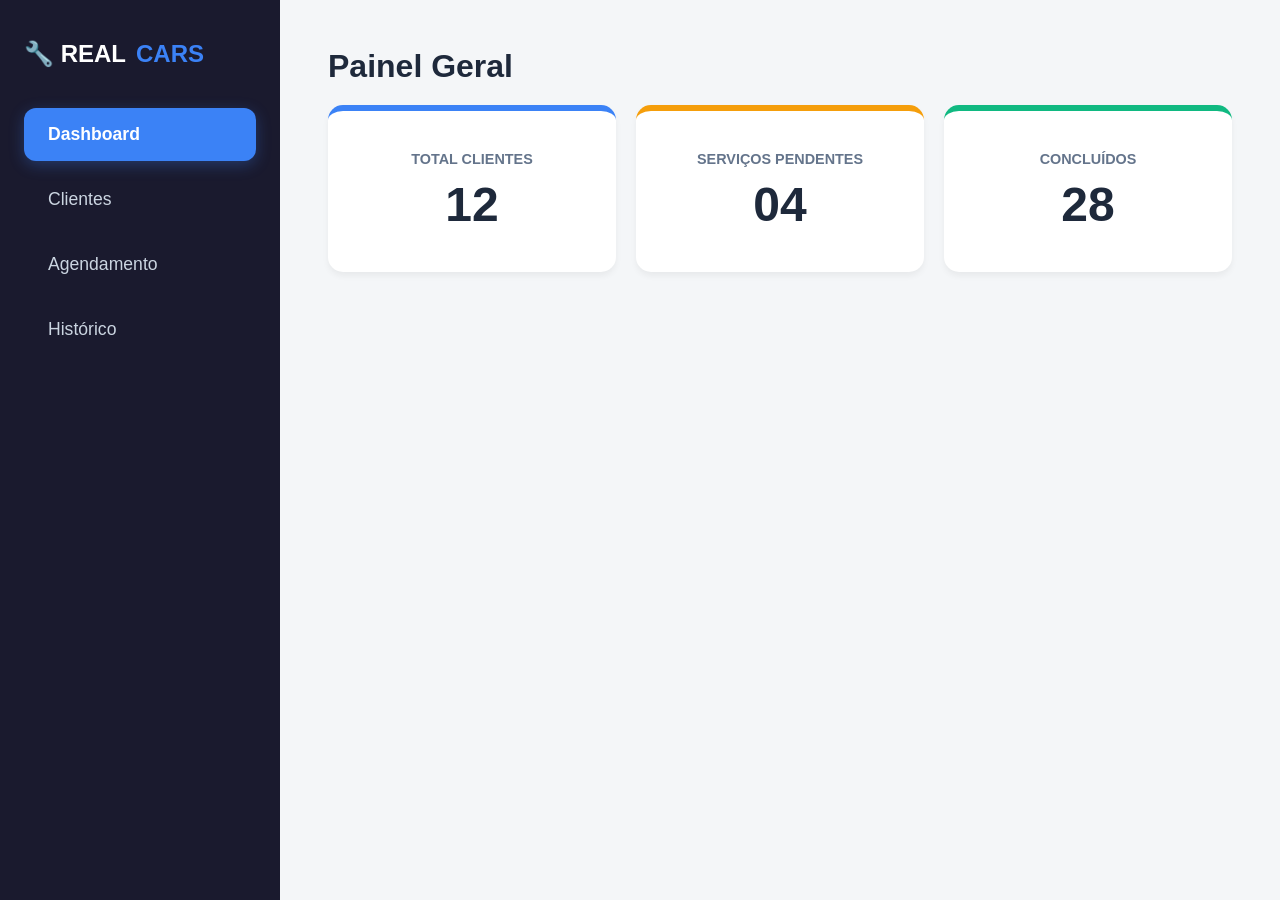
<file: index.html>
<!DOCTYPE html>
<html lang="pt-br">
<head>
    <meta charset="UTF-8">
    <title>REALCARS - Dashboard</title>
    <link rel="stylesheet" href="sidebar.css">
    <link rel="stylesheet" href="style.css"> 
</head>
<body>
    <nav class="sidebar">
        <h2>🔧 REAL<span>CARS</span></h2>
        <ul>
            <li><a href="index.html" class="active">Dashboard</a></li>
            <li><a href="cadastro.html">Clientes</a></li>
            <li><a href="agendamento.html">Agendamento</a></li>
            <li><a href="historico.html">Histórico</a></li>
        </ul>
    </nav>

    <main>
        <h1>Painel Geral</h1>
        <div class="dashboard-cards">
            <div class="card">
                <h3>Total Clientes</h3>
                <span>12</span>
            </div>
            <div class="card p">
                <h3>Serviços Pendentes</h3>
                <span>04</span>
            </div>
           

  <div class="card c card-concluidos">
    <h3>Concluídos</h3>
    <span>28</span>

    <div class="card-hover-detalhes">
        <h4>Últimos Finalizados</h4>
        <ul>
            <li>Civic - PLK9090</li>
            <li>Corolla - ABC1234</li>
            <li>Onix - JKL5566</li>
        </ul>
    </div>
</div>
</div>
        </div>
    </main>
</body>
</html>
</file>
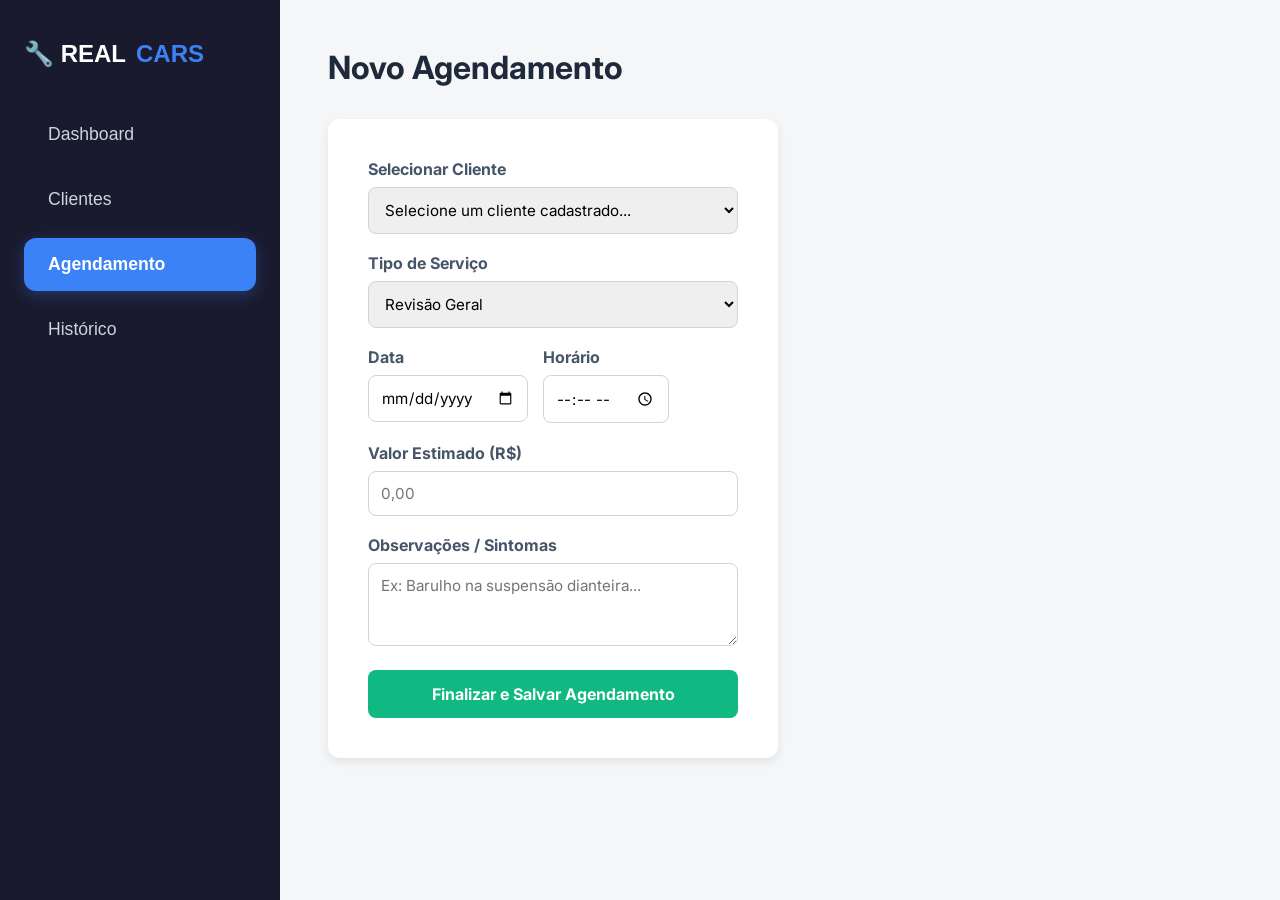
<file: agendamento.html>
<!DOCTYPE html>
<html lang="pt-br">
<head>
    <meta charset="UTF-8">
    <title>Agendar Serviço - REAL CARS</title>
    <link rel="stylesheet" href="sidebar.css">
    <link rel="stylesheet" href="agendamento.css">
</head>
<body>
    <nav class="sidebar">
        <h2>🔧 REAL<span>CARS</span></h2>
        <ul>
            <li><a href="index.html">Dashboard</a></li>
            <li><a href="cadastro.html">Clientes</a></li>
            <li><a href="agendamento.html" class="active">Agendamento</a></li>
            <li><a href="historico.html">Histórico</a></li>
        </ul>
    </nav>

    <main>
        <div class="agendamento-content">
            <h1>Novo Agendamento</h1>
            
            <div class="box-agendar">
                <div class="form-group">
                    <label>Selecionar Cliente</label>
                    <select>
                        <option value="">Selecione um cliente cadastrado...</option>
                        <option>João Silva (Civic - PLK9090)</option>
                        <option>Maria Oliveira (Onix - ABC1234)</option>
                    </select>
                </div>

                <div class="form-group">
                    <label>Tipo de Serviço</label>
                    <select>
                        <option>Revisão Geral</option>
                        <option>Troca de Óleo</option>
                        <option>Alinhamento e Balanceamento</option>
                        <option>Sistema de Freios</option>
                        <option>Outros (Descrever abaixo)</option>
                    </select>
                </div>

                <div class="form-row">
                    <div class="form-group">
                        <label>Data</label>
                        <input type="date">
                    </div>
                    <div class="form-group">
                        <label>Horário</label>
                        <input type="time">
                    </div>
                </div>

                <div class="form-group">
                    <label>Valor Estimado (R$)</label>
                    <input type="number" step="0.01" placeholder="0,00">
                </div>

                <div class="form-group">
                    <label>Observações / Sintomas</label>
                    <textarea rows="3" placeholder="Ex: Barulho na suspensão dianteira..."></textarea>
                </div>

                <a href="historico.html" class="btn-confirmar">Finalizar e Salvar Agendamento</a>
            </div>
        </div>
    </main>
</body>
</html>
</file>
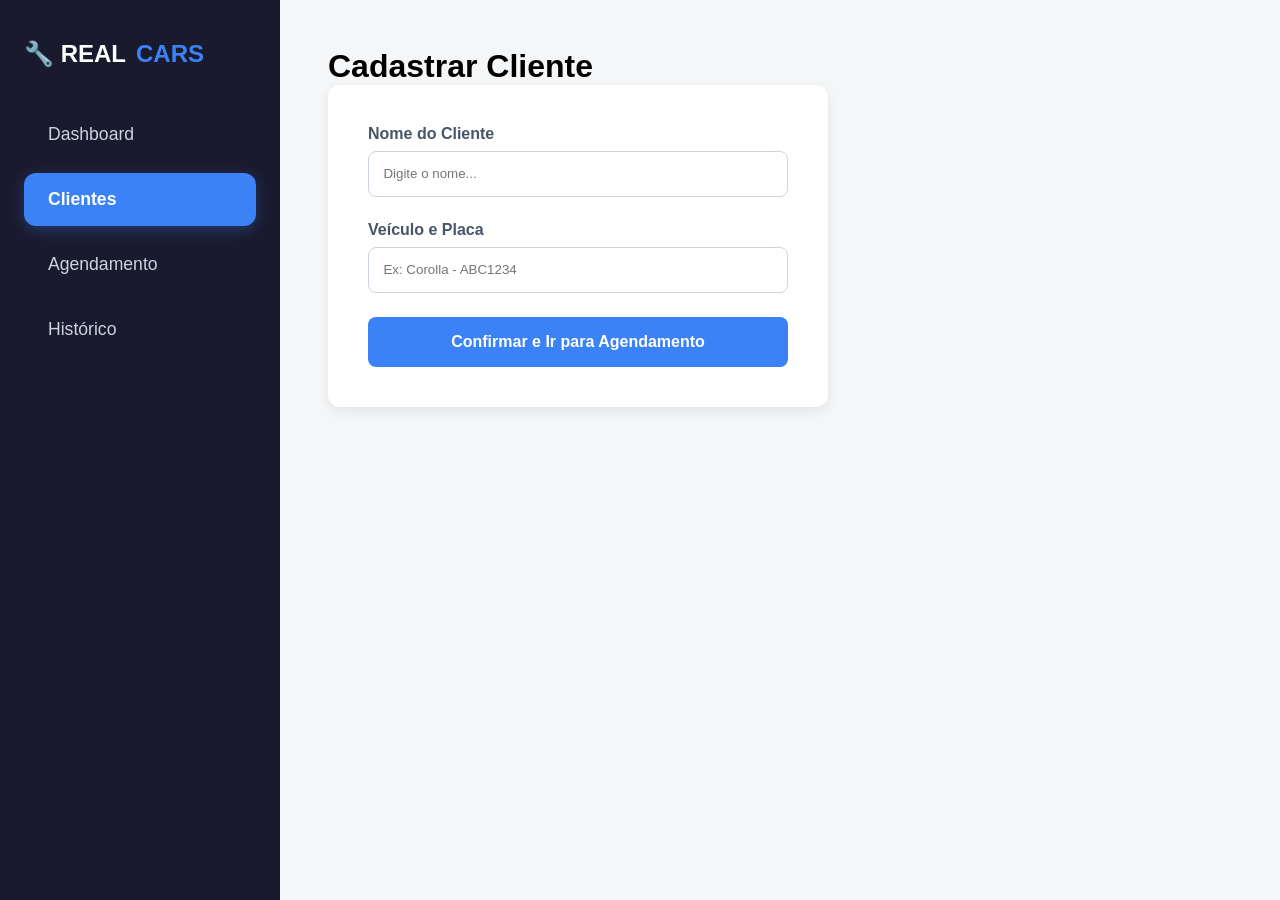
<file: cadastro.html>
<!DOCTYPE html>
<html lang="pt-br">
<head>
    <meta charset="UTF-8">
    <title>Novo Cliente</title>
    <link rel="stylesheet" href="sidebar.css">
    <link rel="stylesheet" href="cadastro.css">
</head>
<body>
    <nav class="sidebar">
        <h2>🔧 REAL<span>CARS</span></h2>
        <ul>
            <li><a href="index.html">Dashboard</a></li>
            <li><a href="cadastro.html" class="active">Clientes</a></li>
            <li><a href="agendamento.html">Agendamento</a></li>
            <li><a href="historico.html">Histórico</a></li>
        </ul>
    </nav>
    <main>
        <div class="form-container">
            <h1>Cadastrar Cliente</h1>
            <div class="box-cadastro">
                <div class="form-group">
                    <label>Nome do Cliente</label>
                    <input type="text" placeholder="Digite o nome...">
                </div>
                <div class="form-group">
                    <label>Veículo e Placa</label>
                    <input type="text" placeholder="Ex: Corolla - ABC1234">
                </div>
                <a href="agendamento.html" class="btn-salvar">Confirmar e Ir para Agendamento</a>
            </div>
        </div>
    </main>
</body>
</html>
</file>
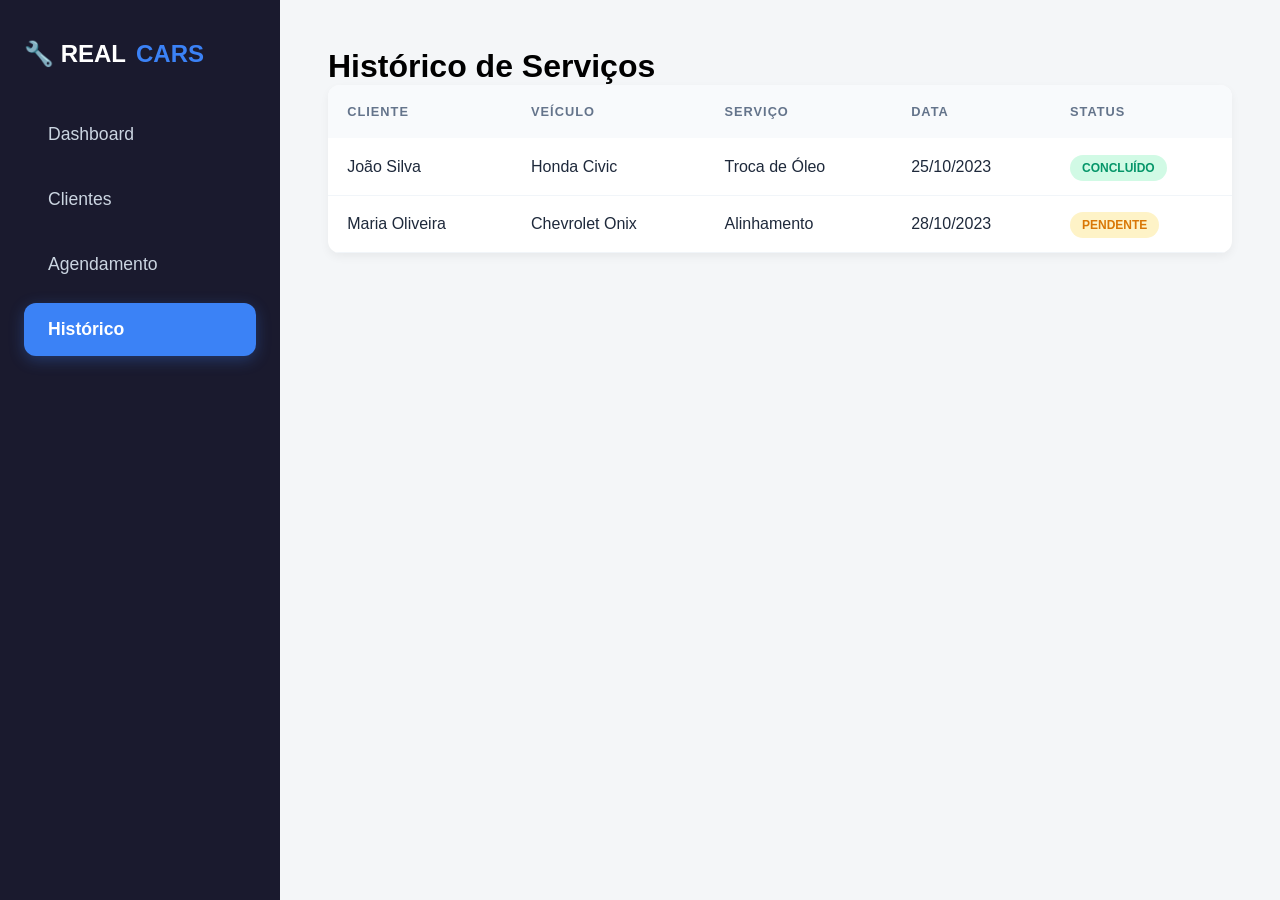
<file: historico.html>
<!DOCTYPE html>
<html lang="pt-br">
<head>
    <meta charset="UTF-8">
    <title>Histórico</title>
    <link rel="stylesheet" href="sidebar.css">
    <link rel="stylesheet" href="historico.css">
</head>
<body>
    <nav class="sidebar">
        <h2>🔧 REAL<span>CARS</span></h2>
        <ul>
            <li><a href="index.html">Dashboard</a></li>
            <li><a href="cadastro.html">Clientes</a></li>
            <li><a href="agendamento.html">Agendamento</a></li>
            <li><a href="historico.html" class="active">Histórico</a></li>
        </ul>
    </nav>
    <main>
        <div class="historico-container">
            <h1>Histórico de Serviços</h1>
            <table>
                <thead>
                    <tr>
                        <th>Cliente</th>
                        <th>Veículo</th>
                        <th>Serviço</th>
                        <th>Data</th>
                        <th>Status</th>
                    </tr>
                </thead>
                <tbody>
                    <tr>
                        <td>João Silva</td>
                        <td>Honda Civic</td>
                        <td>Troca de Óleo</td>
                        <td>25/10/2023</td>
                        <td><span class="status-concluido">CONCLUÍDO</span></td>
                    </tr>
                    <tr>
                        <td>Maria Oliveira</td>
                        <td>Chevrolet Onix</td>
                        <td>Alinhamento</td>
                        <td>28/10/2023</td>
                        <td><span class="status-pendente">PENDENTE</span></td>
                    </tr>
                </tbody>
            </table>
        </div>
    </main>
</body>
</html>
</file>
<file: sidebar.css>
/* sidebar.css */
.sidebar {
    width: 280px;
    height: 100vh;
    background-color: #1a1a2e;
    padding: 2.5rem 1.5rem;
    position: fixed;
    left: 0;
    top: 0;
    display: flex;
    flex-direction: column;
    z-index: 1000;
}

.sidebar h2 {
    color: #ffffff;
    font-family: sans-serif;
    margin-bottom: 2.5rem;
    display: flex;
    align-items: center;
    gap: 10px;
}

.sidebar h2 span { color: #3b82f6; }

.sidebar ul {
    list-style: none;
    padding: 0;
}

.sidebar li { margin-bottom: 12px; }

.sidebar a {
    display: block;
    color: #cbd5e1;
    text-decoration: none;
    padding: 1rem 1.5rem;
    font-family: sans-serif;
    border-radius: 12px;
    transition: 0.3s;
    font-size: 1.1rem;
}

.sidebar a:hover {
    background-color: rgba(255, 255, 255, 0.05);
    color: #fff;
}

.sidebar a.active {
    background-color: #3b82f6;
    color: #ffffff;
    font-weight: bold;
    box-shadow: 0 4px 15px rgba(59, 130, 246, 0.3);
}
</file>
<file: style.css>
* { margin: 0; padding: 0; box-sizing: border-box; }
body { font-family: 'Segoe UI', Arial, sans-serif; background-color: #f4f6f8; display: flex; }

main {
    margin-left: 280px; /* Largura da sidebar */
    width: 100%;
    padding: 3rem;
}

h1 { color: #1e293b; margin-bottom: 20px; }

.dashboard-cards { display: flex; gap: 20px; }

.card {
    background: #fff;
    padding: 2.5rem;
    border-radius: 15px;
    box-shadow: 0 4px 6px rgba(0, 0, 0, 0.05);
    flex: 1;
    text-align: center;
    border-top: 6px solid #3b82f6;
}
.card.p { border-color: #f59e0b; }
.card.c { border-color: #10b981; }
.card h3 { color: #64748b; font-size: 0.9rem; text-transform: uppercase; }
.card span { font-size: 3rem; font-weight: bold; display: block; margin-top: 10px; color: #1e293b; }


.card.card-detalhes {
    display: flex;
    flex-direction: column;
    align-items: center;
    /* Faz o card esticar um pouco se necessário */
    height: auto; 
    padding-bottom: 1.5rem;
}

.card-lista {
    margin-top: 1.5rem;
    width: 100%;
    border-top: 1px solid #f1f5f9;
    padding-top: 1.5rem;
    max-height: 250px; /* Limita a altura se tiver muita coisa */
    overflow-y: auto; /* Adiciona barra de rolagem se passar da altura */
}

.card-concluidos {
    position: relative; /* Necessário para posicionar a telinha */
    cursor: help;
}

/* Estilo da Telinha (Escondida por padrão) */
.card-hover-detalhes {
    position: absolute;
    top: 100%; /* Aparece logo abaixo do card */
    left: 50%;
    transform: translateX(-50%) translateY(10px);
    width: 220px;
    background-color: #ffffff;
    border-radius: 12px;
    box-shadow: 0 10px 25px rgba(0,0,0,0.15);
    padding: 1.5rem;
    z-index: 100;
    
    /* Efeito de Esconder */
    opacity: 0;
    visibility: hidden;
    transition: all 0.3s ease;
    border-top: 4px solid #10b981; /* Cor verde dos concluídos */
}

/* Deixa o card pronto para receber a janelinha */
.card-concluidos {
    position: relative;
}

/* Janelinha flutuante compacta */
.card-hover-detalhes {
    position: absolute;
    top: 80%; /* Começa um pouco mais para cima para não sumir da tela */
    left: 50%;
    transform: translateX(-50%) translateY(10px);
    
    /* Tamanho reduzido */
    width: 180px; 
    background-color: #ffffff;
    border-radius: 8px;
    box-shadow: 0 8px 20px rgba(0,0,0,0.15);
    padding: 12px;
    
    /* Escondido por padrão */
    opacity: 0;
    visibility: hidden;
    transition: all 0.3s ease;
    border: 1px solid #e2e8f0;
    border-top: 3px solid #10b981;
    z-index: 999;
}

/* Título menor */
.card-hover-detalhes h4 {
    font-size: 0.75rem;
    color: #64748b;
    margin-bottom: 8px;
    text-transform: uppercase;
    text-align: center;
}

/* Lista bem apertadinha */
.card-hover-detalhes ul {
    list-style: none;
    padding: 0;
    margin: 0;
}

.card-hover-detalhes li {
    font-size: 0.8rem;
    color: #1e293b;
    padding: 4px 0;
    border-bottom: 1px solid #f1f5f9;
    text-align: center;
}

.card-hover-detalhes li:last-child {
    border-bottom: none;
}

.card:hover .card-hover-detalhes {
    opacity: 1;
    visibility: visible;
    transform: translateX(-50%) translateY(5px);
}

.card.p .card-hover-detalhes {
    border-top: 3px solid #f59e0b;
}

.card.c .card-hover-detalhes {
    border-top: 3px solid #10b981;
}

.card .card-hover-detalhes {
    border-top: 3px solid #3b82f6;
}
</file>
<file: agendamento.css>
/* Importando uma fonte mais moderna e legível */
@import url('https://fonts.googleapis.com/css2?family=Inter:wght@400;600;700&display=swap');

* { margin: 0; padding: 0; box-sizing: border-box; }

body { 
    display: flex; 
    font-family: 'Inter', Arial, sans-serif; 
    background: #f4f6f8; 
    color: #334155;
}

main { margin-left: 280px; padding: 3rem; width: 100%; }

h1 { margin-bottom: 2rem; color: #1e293b; font-weight: 700; }

/* Container para as duas colunas */
.agendamento-container {
    display: flex;
    gap: 2rem;
    align-items: flex-start;
}

/* Coluna do Formulário (Mantendo sua estrutura) */
.box-agendar { 
    background: white; 
    padding: 2.5rem; 
    border-radius: 12px; 
    width: 450px; 
    box-shadow: 0 4px 10px rgba(0,0,0,0.08); 
}

.form-group { margin-bottom: 1.2rem; }
label { font-weight: bold; color: #475569; display: block; margin-bottom: 8px; }

select, input, textarea { 
    width: 100%; 
    padding: 12px; 
    border-radius: 8px; 
    border: 1px solid #cbd5e1; 
    font-family: inherit;
    font-size: 0.95rem;
}

.form-row { display: flex; gap: 15px; }

.btn-confirmar { 
    display: block; 
    margin-top: 20px; 
    text-align: center; 
    padding: 14px; 
    background: #10b981; 
    color: white; 
    text-decoration: none; 
    border-radius: 8px; 
    font-weight: bold; 
    transition: 0.3s; 
}
.btn-confirmar:hover { background: #059669; }

/* --- COLUNA DO CHECKLIST (O que preenche o branco) --- */
.checklist-entrada {
    background: white;
    padding: 2.5rem;
    border-radius: 12px;
    flex: 1; /* Ocupa o resto da tela */
    box-shadow: 0 4px 10px rgba(0,0,0,0.08);
    border-top: 5px solid #10b981; /* Detalhe com a sua cor */
}

.checklist-entrada h3 {
    margin-bottom: 1.5rem;
    color: #1e293b;
}

.check-item {
    display: flex;
    align-items: center;
    margin-bottom: 1rem;
    padding-bottom: 10px;
    border-bottom: 1px solid #f1f5f9;
}

.check-item input[type="checkbox"] {
    width: 20px;
    height: 20px;
    margin-right: 12px;
    accent-color: #10b981; /* Cor do check combinando com o botão */
    cursor: pointer;
}

.check-item label {
    font-weight: normal;
    margin-top: 0;
    cursor: pointer;
}

.aviso-footer {
    margin-top: 2rem;
    padding: 1rem;
    background: #ecfdf5;
    border-radius: 8px;
    color: #065f46;
    font-size: 0.85rem;
}
</file>
<file: cadastro.css>
* { margin: 0; padding: 0; box-sizing: border-box; }
body { font-family: Arial; display: flex; background: #f4f6f8; }
main { margin-left: 280px; padding: 3rem; width: 100%; }
.box-cadastro { background: white; padding: 2.5rem; border-radius: 12px; max-width: 500px; box-shadow: 0 4px 12px rgba(0,0,0,0.08); }
.form-group { margin-bottom: 1.5rem; }
label { display: block; margin-bottom: 0.5rem; font-weight: bold; color: #475569; }
input { width: 100%; padding: 0.9rem; border: 1px solid #cbd5e1; border-radius: 8px; }
.btn-salvar { display: block; text-align: center; padding: 1rem; background: #3b82f6; color: white; text-decoration: none; border-radius: 8px; font-weight: bold; transition: 0.3s; }
.btn-salvar:hover { background: #2563eb; }
</file>
<file: historico.css>
* { margin: 0; padding: 0; box-sizing: border-box; }
body { font-family: Arial; display: flex; background: #f4f6f8; }
main { margin-left: 280px; padding: 3rem; width: 100%; }
table { width: 100%; border-collapse: collapse; background: white; border-radius: 12px; overflow: hidden; box-shadow: 0 4px 10px rgba(0,0,0,0.05); }
th { background: #f8fafc; padding: 1.2rem; text-align: left; color: #64748b; text-transform: uppercase; font-size: 0.8rem; letter-spacing: 1px; }
td { padding: 1.2rem; border-bottom: 1px solid #f1f5f9; color: #1e293b; }
.status-pendente { color: #d97706; background: #fef3c7; padding: 6px 12px; border-radius: 20px; font-size: 0.75rem; font-weight: bold; }
.status-concluido { color: #059669; background: #d1fae5; padding: 6px 12px; border-radius: 20px; font-size: 0.75rem; font-weight: bold; }
</file>
